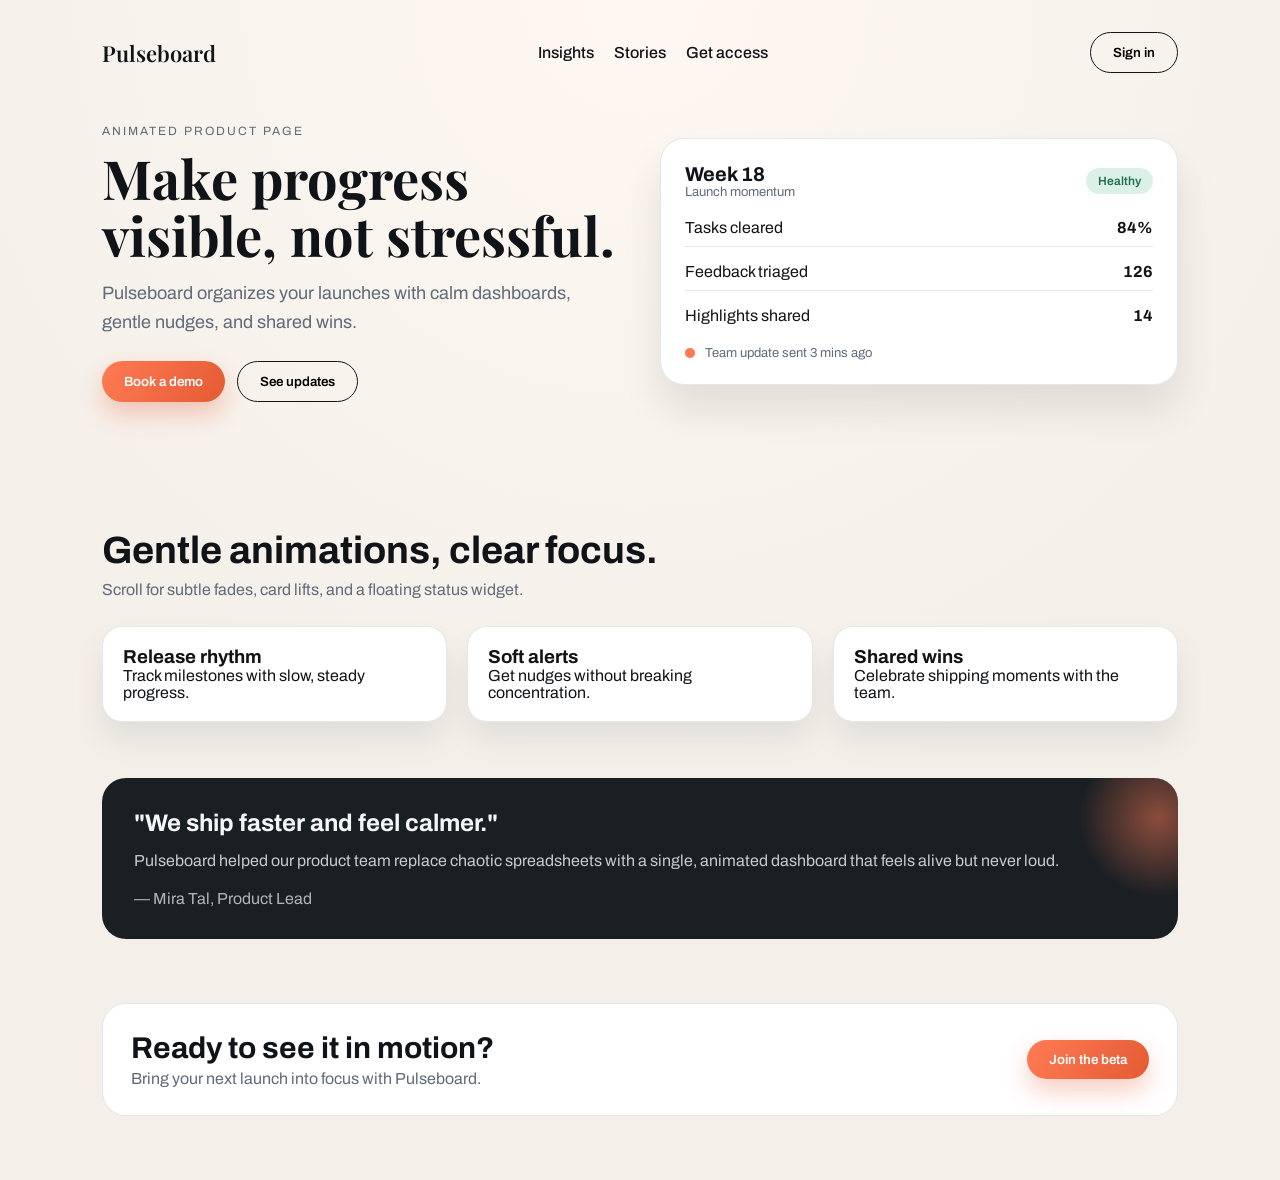
<file: AnimationsWeb/index.html>
<!doctype html>
<html lang="en">
  <head>
    <meta charset="UTF-8" />
    <meta name="viewport" content="width=device-width, initial-scale=1.0" />
    <title>Pulseboard - Animated UI</title>
    <link rel="preconnect" href="https://fonts.googleapis.com" />
    <link rel="preconnect" href="https://fonts.gstatic.com" crossorigin />
    <link
      href="https://fonts.googleapis.com/css2?family=Archivo:wght@400;500;600;700&family=Playfair+Display:wght@600&display=swap"
      rel="stylesheet"
    />
    <link rel="stylesheet" href="index.css" />
  </head>
  <body>
    <div class="page">
      <header class="hero">
        <nav class="nav">
          <div class="brand">Pulseboard</div>
          <div class="nav-links">
            <a href="#insights">Insights</a>
            <a href="#stories">Stories</a>
            <a href="#cta">Get access</a>
          </div>
          <button class="ghost" type="button">Sign in</button>
        </nav>

        <div class="hero-grid">
          <div class="hero-text">
            <span class="eyebrow">Animated product page</span>
            <h1>Make progress visible, not stressful.</h1>
            <p>
              Pulseboard organizes your launches with calm dashboards, gentle
              nudges, and shared wins.
            </p>
            <div class="hero-actions">
              <button class="primary" type="button">Book a demo</button>
              <button class="ghost" type="button">See updates</button>
            </div>
          </div>

          <div class="hero-panel">
            <div class="panel-header">
              <div>
                <h3>Week 18</h3>
                <p>Launch momentum</p>
              </div>
              <span class="status">Healthy</span>
            </div>
            <div class="panel-body">
              <div class="metric">
                <span>Tasks cleared</span>
                <strong>84%</strong>
              </div>
              <div class="metric">
                <span>Feedback triaged</span>
                <strong>126</strong>
              </div>
              <div class="metric">
                <span>Highlights shared</span>
                <strong>14</strong>
              </div>
            </div>
            <div class="panel-footer">
              <span class="pulse"></span>
              <span>Team update sent 3 mins ago</span>
            </div>
          </div>
        </div>
      </header>

      <section class="insights" id="insights">
        <div class="section-title">
          <h2>Gentle animations, clear focus.</h2>
          <p>
            Scroll for subtle fades, card lifts, and a floating status widget.
          </p>
        </div>
        <div class="card-grid">
          <article class="card">
            <h3>Release rhythm</h3>
            <p>Track milestones with slow, steady progress.</p>
          </article>
          <article class="card">
            <h3>Soft alerts</h3>
            <p>Get nudges without breaking concentration.</p>
          </article>
          <article class="card">
            <h3>Shared wins</h3>
            <p>Celebrate shipping moments with the team.</p>
          </article>
        </div>
      </section>

      <section class="stories" id="stories">
        <div class="story">
          <h3>"We ship faster and feel calmer."</h3>
          <p>
            Pulseboard helped our product team replace chaotic spreadsheets with
            a single, animated dashboard that feels alive but never loud.
          </p>
          <span>— Mira Tal, Product Lead</span>
        </div>
      </section>

      <footer class="cta" id="cta">
        <div>
          <h2>Ready to see it in motion?</h2>
          <p>Bring your next launch into focus with Pulseboard.</p>
        </div>
        <button class="primary" type="button">Join the beta</button>
      </footer>
    </div>
  </body>
</html>
</file>
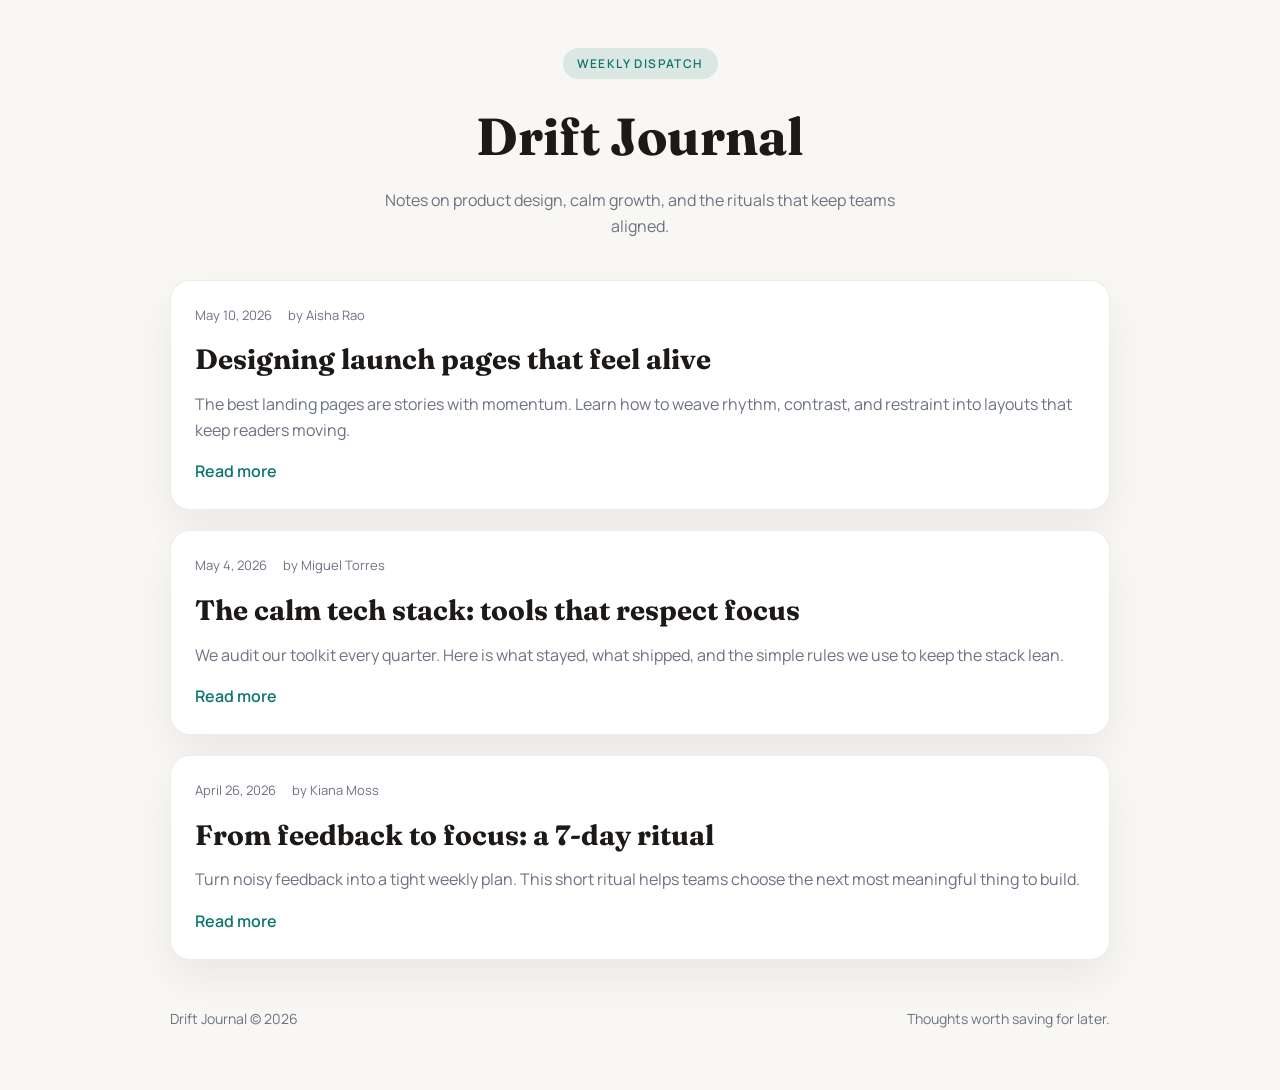
<file: BlogPage/index.html>
<!doctype html>
<html lang="en">
  <head>
    <meta charset="UTF-8" />
    <meta name="viewport" content="width=device-width, initial-scale=1.0" />
    <title>Drift Journal</title>
    <link rel="preconnect" href="https://fonts.googleapis.com" />
    <link rel="preconnect" href="https://fonts.gstatic.com" crossorigin />
    <link
      href="https://fonts.googleapis.com/css2?family=Fraunces:wght@600;700&family=Manrope:wght@400;500;600&display=swap"
      rel="stylesheet"
    />
    <link rel="stylesheet" href="index.css" />
  </head>
  <body>
    <div class="page">
      <header class="hero">
        <span class="pill">Weekly dispatch</span>
        <h1>Drift Journal</h1>
        <p>
          Notes on product design, calm growth, and the rituals that keep teams
          aligned.
        </p>
      </header>

      <main class="posts">
        <article class="post">
          <div class="post-meta">
            <span>May 10, 2026</span>
            <span>by Aisha Rao</span>
          </div>
          <h2>Designing launch pages that feel alive</h2>
          <p>
            The best landing pages are stories with momentum. Learn how to weave
            rhythm, contrast, and restraint into layouts that keep readers
            moving.
          </p>
          <a href="#">Read more</a>
        </article>

        <article class="post">
          <div class="post-meta">
            <span>May 4, 2026</span>
            <span>by Miguel Torres</span>
          </div>
          <h2>The calm tech stack: tools that respect focus</h2>
          <p>
            We audit our toolkit every quarter. Here is what stayed, what
            shipped, and the simple rules we use to keep the stack lean.
          </p>
          <a href="#">Read more</a>
        </article>

        <article class="post">
          <div class="post-meta">
            <span>April 26, 2026</span>
            <span>by Kiana Moss</span>
          </div>
          <h2>From feedback to focus: a 7-day ritual</h2>
          <p>
            Turn noisy feedback into a tight weekly plan. This short ritual
            helps teams choose the next most meaningful thing to build.
          </p>
          <a href="#">Read more</a>
        </article>
      </main>

      <footer class="footer">
        <span>Drift Journal © 2026</span>
        <span>Thoughts worth saving for later.</span>
      </footer>
    </div>
  </body>
</html>
</file>
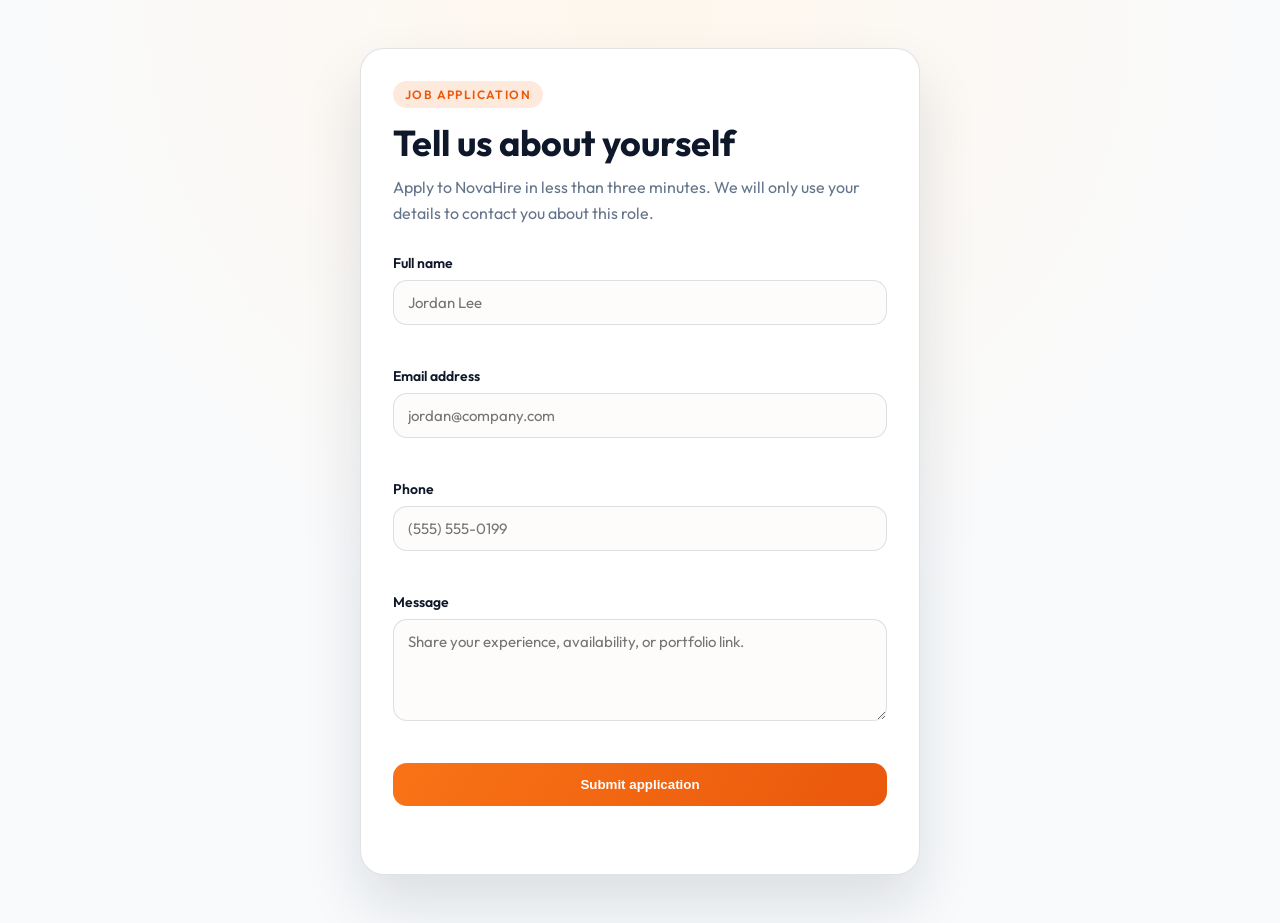
<file: FormValidation/index.html>
<!doctype html>
<html lang="en">
  <head>
    <meta charset="UTF-8" />
    <meta name="viewport" content="width=device-width, initial-scale=1.0" />
    <title>NovaHire - Job Application</title>
    <link rel="preconnect" href="https://fonts.googleapis.com" />
    <link rel="preconnect" href="https://fonts.gstatic.com" crossorigin />
    <link
      href="https://fonts.googleapis.com/css2?family=Outfit:wght@300;400;500;600;700&display=swap"
      rel="stylesheet"
    />
    <link rel="stylesheet" href="index.css" />
  </head>
  <body>
    <main class="page">
      <section class="card">
        <div class="intro">
          <span class="pill">Job application</span>
          <h1>Tell us about yourself</h1>
          <p>
            Apply to NovaHire in less than three minutes. We will only use your
            details to contact you about this role.
          </p>
        </div>

        <form id="applicationForm" novalidate>
          <div class="field">
            <label for="name">Full name</label>
            <input
              type="text"
              id="name"
              name="name"
              placeholder="Jordan Lee"
              autocomplete="name"
              required
            />
            <small class="error" id="nameError"></small>
          </div>

          <div class="field">
            <label for="email">Email address</label>
            <input
              type="email"
              id="email"
              name="email"
              placeholder="jordan@company.com"
              autocomplete="email"
              required
            />
            <small class="error" id="emailError"></small>
          </div>

          <div class="field">
            <label for="phone">Phone</label>
            <input
              type="tel"
              id="phone"
              name="phone"
              placeholder="(555) 555-0199"
              autocomplete="tel"
              required
            />
            <small class="error" id="phoneError"></small>
          </div>

          <div class="field">
            <label for="message">Message</label>
            <textarea
              id="message"
              name="message"
              rows="4"
              placeholder="Share your experience, availability, or portfolio link."
              required
            ></textarea>
            <small class="error" id="messageError"></small>
          </div>

          <button class="primary" type="submit">Submit application</button>
          <p class="success" id="successMessage"></p>
        </form>
      </section>
    </main>

    <script>
      const form = document.getElementById("applicationForm");
      const fields = {
        name: {
          input: document.getElementById("name"),
          error: document.getElementById("nameError"),
          validator: (value) => value.trim().length >= 2,
          message: "Please enter your full name.",
        },
        email: {
          input: document.getElementById("email"),
          error: document.getElementById("emailError"),
          validator: (value) => /^[^\s@]+@[^\s@]+\.[^\s@]+$/.test(value.trim()),
          message: "Enter a valid email address.",
        },
        phone: {
          input: document.getElementById("phone"),
          error: document.getElementById("phoneError"),
          validator: (value) => /^\+?[\d\s().-]{7,}$/.test(value.trim()),
          message: "Enter a valid phone number.",
        },
        message: {
          input: document.getElementById("message"),
          error: document.getElementById("messageError"),
          validator: (value) => value.trim().length >= 10,
          message: "Message should be at least 10 characters.",
        },
      };

      const successMessage = document.getElementById("successMessage");

      const validateField = (field) => {
        const value = field.input.value;
        const isValid = field.validator(value);

        field.error.textContent = isValid ? "" : field.message;
        field.input.classList.toggle("invalid", !isValid);
        return isValid;
      };

      Object.values(fields).forEach((field) => {
        field.input.addEventListener("input", () => validateField(field));
      });

      form.addEventListener("submit", (event) => {
        event.preventDefault();
        const results = Object.values(fields).map((field) =>
          validateField(field),
        );
        const allValid = results.every(Boolean);

        if (allValid) {
          successMessage.textContent =
            "Thanks! Your application has been received.";
          form.reset();
          Object.values(fields).forEach((field) => {
            field.input.classList.remove("invalid");
            field.error.textContent = "";
          });
        } else {
          successMessage.textContent = "";
        }
      });
    </script>
  </body>
</html>
</file>
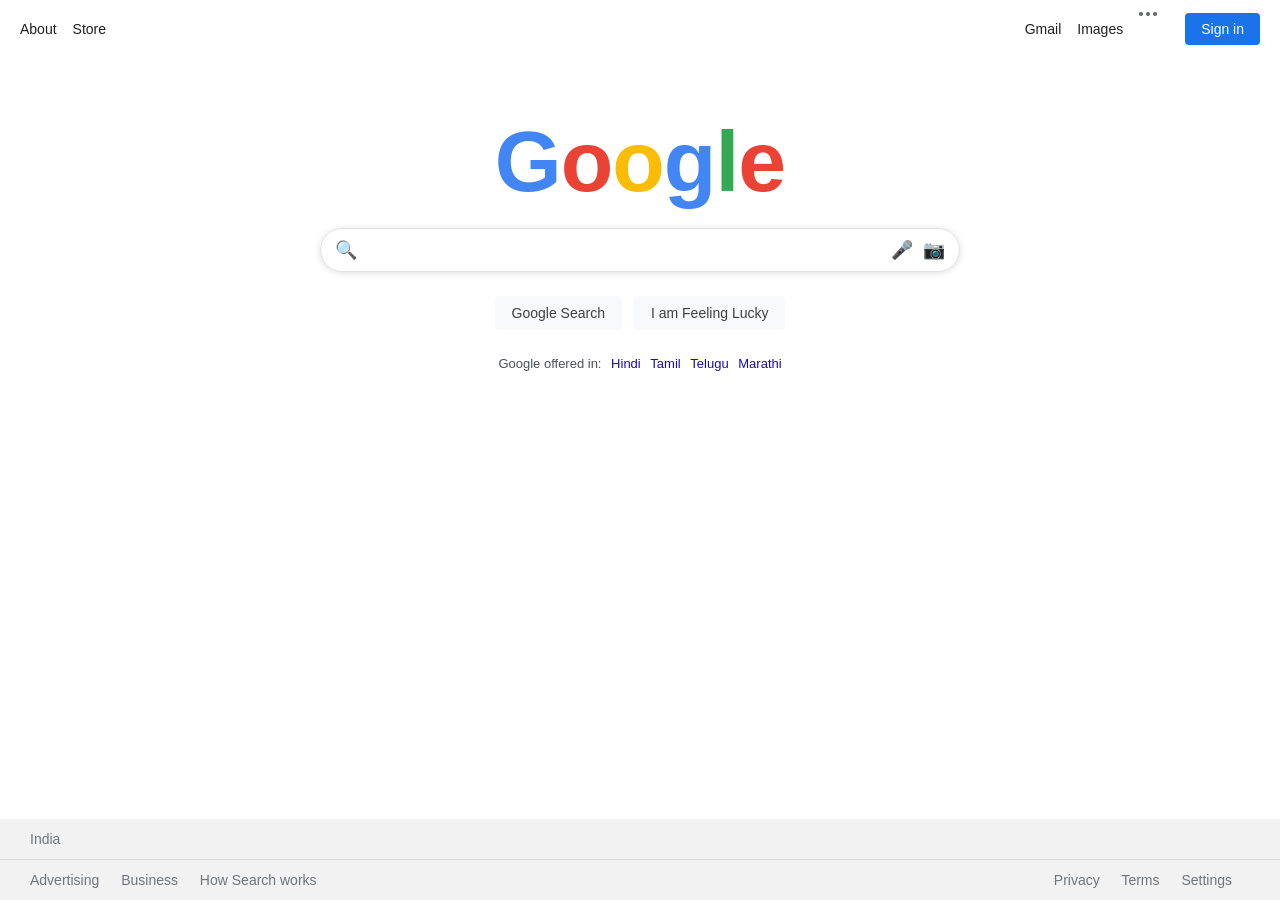
<file: GoogleHomepage/index.html>
<!doctype html>
<html lang="en">
  <head>
    <meta charset="UTF-8" />
    <meta name="viewport" content="width=device-width, initial-scale=1.0" />
    <title>Google</title>
    <link rel="stylesheet" href="index.css" />
  </head>
  <body>
    <div class="page">
      <header class="topbar">
        <div class="topbar-left">
          <a href="#">About</a>
          <a href="#">Store</a>
        </div>
        <div class="topbar-right">
          <a href="#">Gmail</a>
          <a href="#">Images</a>
          <button class="apps" aria-label="Google apps" type="button">
            <span></span>
            <span></span>
            <span></span>
          </button>
          <button class="signin" type="button">Sign in</button>
        </div>
      </header>

      <main class="main">
        <div class="logo" aria-label="Google logo">
          <span class="g">G</span><span class="o1">o</span
          ><span class="o2">o</span><span class="g2">g</span
          ><span class="l">l</span><span class="e">e</span>
        </div>

        <form class="search" role="search" aria-label="Google search">
          <span class="icon" aria-hidden="true">&#128269;</span>
          <input
            type="text"
            aria-label="Search"
            autocomplete="off"
            spellcheck="false"
          />
          <span class="mic" aria-hidden="true">&#127908;</span>
          <span class="cam" aria-hidden="true">&#128247;</span>
        </form>

        <div class="actions">
          <button type="button">Google Search</button>
          <button type="button">I am Feeling Lucky</button>
        </div>

        <p class="language">
          Google offered in: <a href="#">Hindi</a> <a href="#">Tamil</a>
          <a href="#">Telugu</a> <a href="#">Marathi</a>
        </p>
      </main>

      <footer class="footer">
        <div class="footer-region">India</div>
        <div class="footer-links">
          <div>
            <a href="#">Advertising</a>
            <a href="#">Business</a>
            <a href="#">How Search works</a>
          </div>
          <div>
            <a href="#">Privacy</a>
            <a href="#">Terms</a>
            <a href="#">Settings</a>
          </div>
        </div>
      </footer>
    </div>
  </body>
</html>
</file>
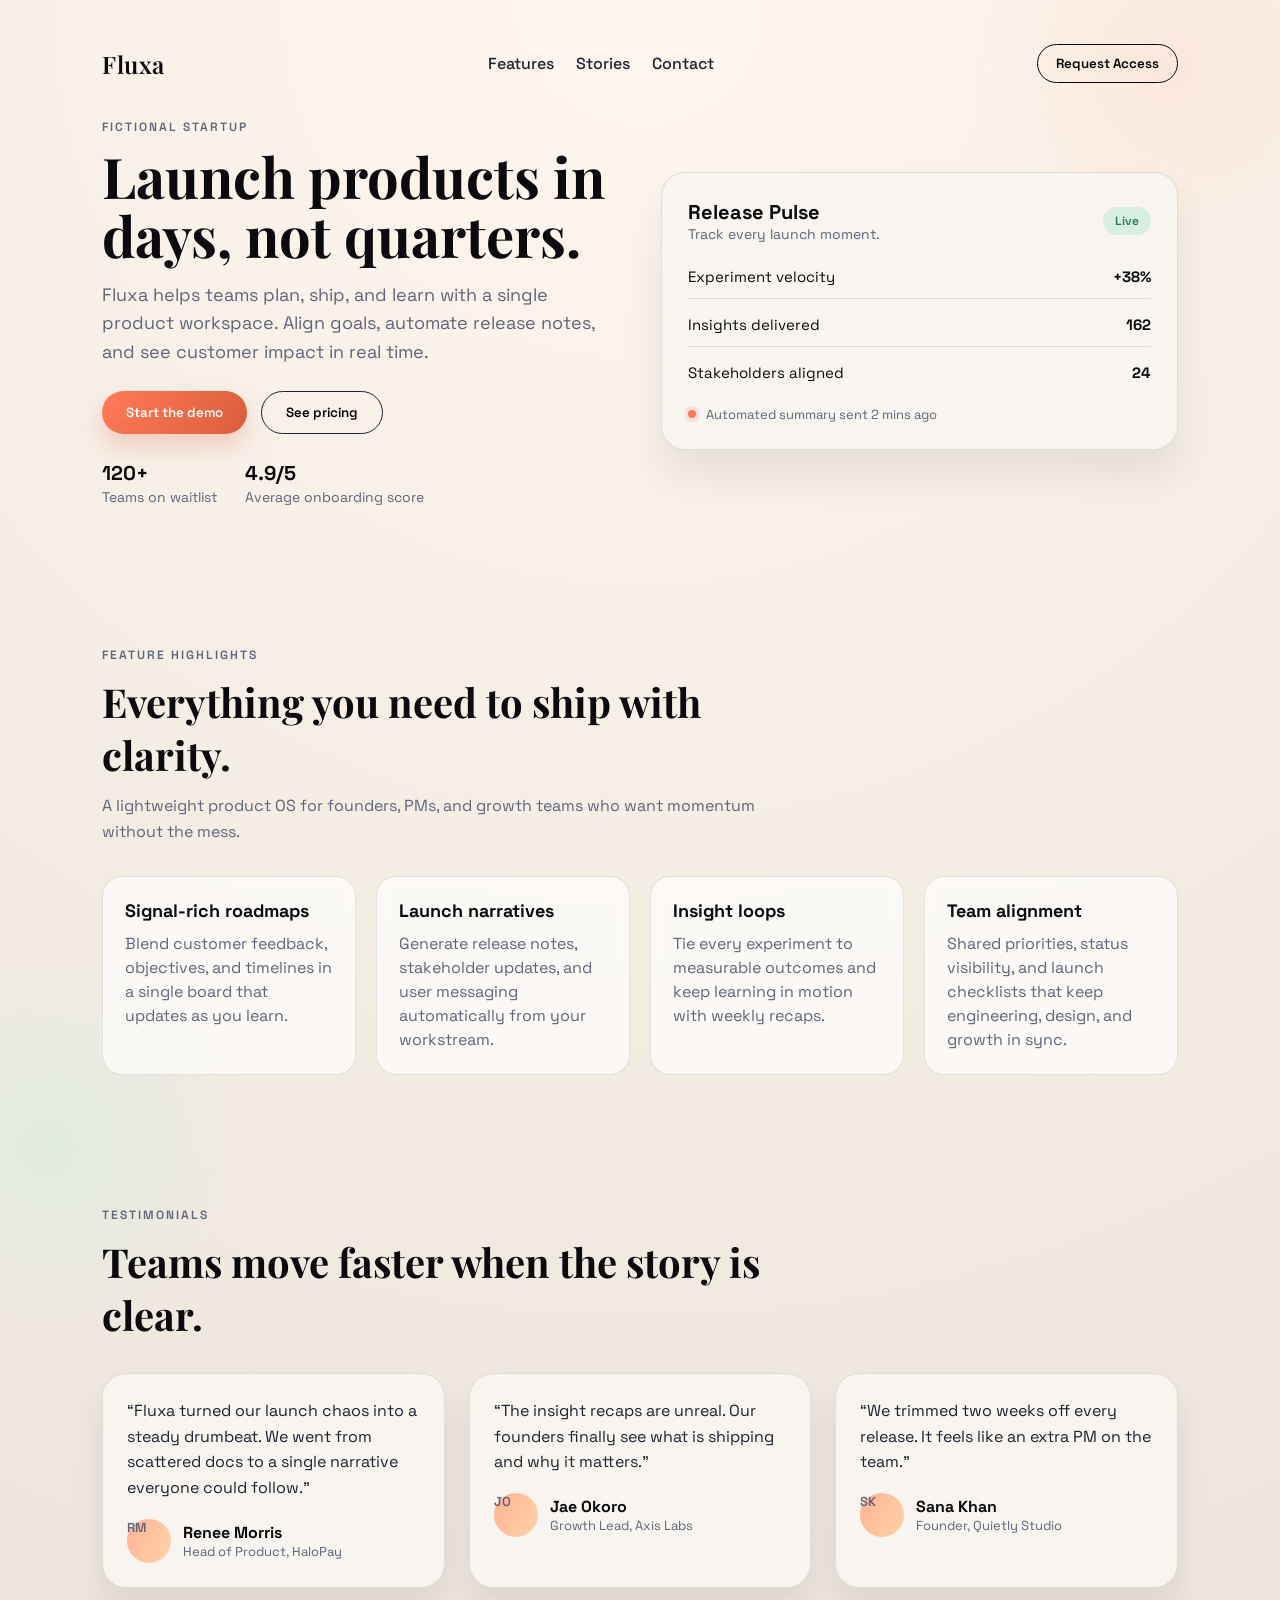
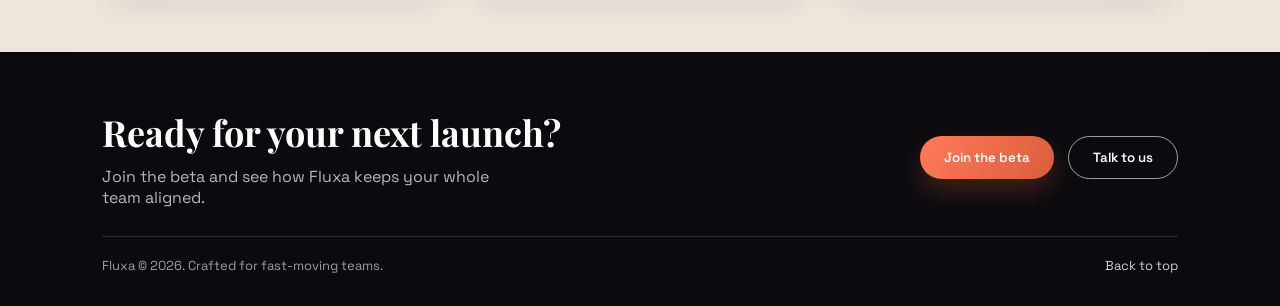
<file: LandingPage/index.html>
<!doctype html>
<html lang="en">
  <head>
    <meta charset="UTF-8" />
    <meta name="viewport" content="width=device-width, initial-scale=1.0" />
    <title>Fluxa — Launch Smarter</title>
    <link rel="preconnect" href="https://fonts.googleapis.com" />
    <link rel="preconnect" href="https://fonts.gstatic.com" crossorigin />
    <link
      href="https://fonts.googleapis.com/css2?family=Playfair+Display:wght@500;600&family=Space+Grotesk:wght@400;500;600;700&display=swap"
      rel="stylesheet"
    />
    <link rel="stylesheet" href="index.css" />
  </head>
  <body>
    <div class="page">
      <header class="hero" id="top">
        <nav class="nav">
          <div class="brand">Fluxa</div>
          <div class="nav-links">
            <a href="#features">Features</a>
            <a href="#testimonials">Stories</a>
            <a href="#footer">Contact</a>
          </div>
          <button class="nav-cta" type="button">Request Access</button>
        </nav>

        <div class="hero-content">
          <div class="hero-text">
            <span class="eyebrow">Fictional startup</span>
            <h1>Launch products in days, not quarters.</h1>
            <p>
              Fluxa helps teams plan, ship, and learn with a single product
              workspace. Align goals, automate release notes, and see customer
              impact in real time.
            </p>
            <div class="hero-actions">
              <button class="primary" type="button">Start the demo</button>
              <button class="ghost" type="button">See pricing</button>
            </div>
            <div class="hero-metrics">
              <div>
                <strong>120+</strong>
                <span>Teams on waitlist</span>
              </div>
              <div>
                <strong>4.9/5</strong>
                <span>Average onboarding score</span>
              </div>
            </div>
          </div>

          <div class="hero-card">
            <div class="card-header">
              <div>
                <h3>Release Pulse</h3>
                <p>Track every launch moment.</p>
              </div>
              <span class="status">Live</span>
            </div>
            <div class="card-body">
              <div class="stat">
                <span>Experiment velocity</span>
                <strong>+38%</strong>
              </div>
              <div class="stat">
                <span>Insights delivered</span>
                <strong>162</strong>
              </div>
              <div class="stat">
                <span>Stakeholders aligned</span>
                <strong>24</strong>
              </div>
            </div>
            <div class="card-footer">
              <div class="dot"></div>
              <span>Automated summary sent 2 mins ago</span>
            </div>
          </div>
        </div>
      </header>

      <section class="features" id="features">
        <div class="section-title">
          <span class="eyebrow">Feature highlights</span>
          <h2>Everything you need to ship with clarity.</h2>
          <p>
            A lightweight product OS for founders, PMs, and growth teams who
            want momentum without the mess.
          </p>
        </div>
        <div class="feature-grid">
          <article class="feature-card">
            <h3>Signal-rich roadmaps</h3>
            <p>
              Blend customer feedback, objectives, and timelines in a single
              board that updates as you learn.
            </p>
          </article>
          <article class="feature-card">
            <h3>Launch narratives</h3>
            <p>
              Generate release notes, stakeholder updates, and user messaging
              automatically from your workstream.
            </p>
          </article>
          <article class="feature-card">
            <h3>Insight loops</h3>
            <p>
              Tie every experiment to measurable outcomes and keep learning in
              motion with weekly recaps.
            </p>
          </article>
          <article class="feature-card">
            <h3>Team alignment</h3>
            <p>
              Shared priorities, status visibility, and launch checklists that
              keep engineering, design, and growth in sync.
            </p>
          </article>
        </div>
      </section>

      <section class="testimonials" id="testimonials">
        <div class="section-title">
          <span class="eyebrow">Testimonials</span>
          <h2>Teams move faster when the story is clear.</h2>
        </div>
        <div class="testimonial-grid">
          <article class="testimonial">
            <p>
              “Fluxa turned our launch chaos into a steady drumbeat. We went
              from scattered docs to a single narrative everyone could follow.”
            </p>
            <div class="person">
              <span class="avatar">RM</span>
              <div>
                <strong>Renee Morris</strong>
                <span>Head of Product, HaloPay</span>
              </div>
            </div>
          </article>
          <article class="testimonial">
            <p>
              “The insight recaps are unreal. Our founders finally see what is
              shipping and why it matters.”
            </p>
            <div class="person">
              <span class="avatar">JO</span>
              <div>
                <strong>Jae Okoro</strong>
                <span>Growth Lead, Axis Labs</span>
              </div>
            </div>
          </article>
          <article class="testimonial">
            <p>
              “We trimmed two weeks off every release. It feels like an extra PM
              on the team.”
            </p>
            <div class="person">
              <span class="avatar">SK</span>
              <div>
                <strong>Sana Khan</strong>
                <span>Founder, Quietly Studio</span>
              </div>
            </div>
          </article>
        </div>
      </section>

      <footer class="footer" id="footer">
        <div class="footer-inner">
          <div>
            <h2>Ready for your next launch?</h2>
            <p>
              Join the beta and see how Fluxa keeps your whole team aligned.
            </p>
          </div>
          <div class="footer-actions">
            <button class="primary" type="button">Join the beta</button>
            <button class="ghost" type="button">Talk to us</button>
          </div>
        </div>
        <div class="footer-bottom">
          <span>Fluxa © 2026. Crafted for fast-moving teams.</span>
          <a href="#top">Back to top</a>
        </div>
      </footer>
    </div>
  </body>
</html>
</file>
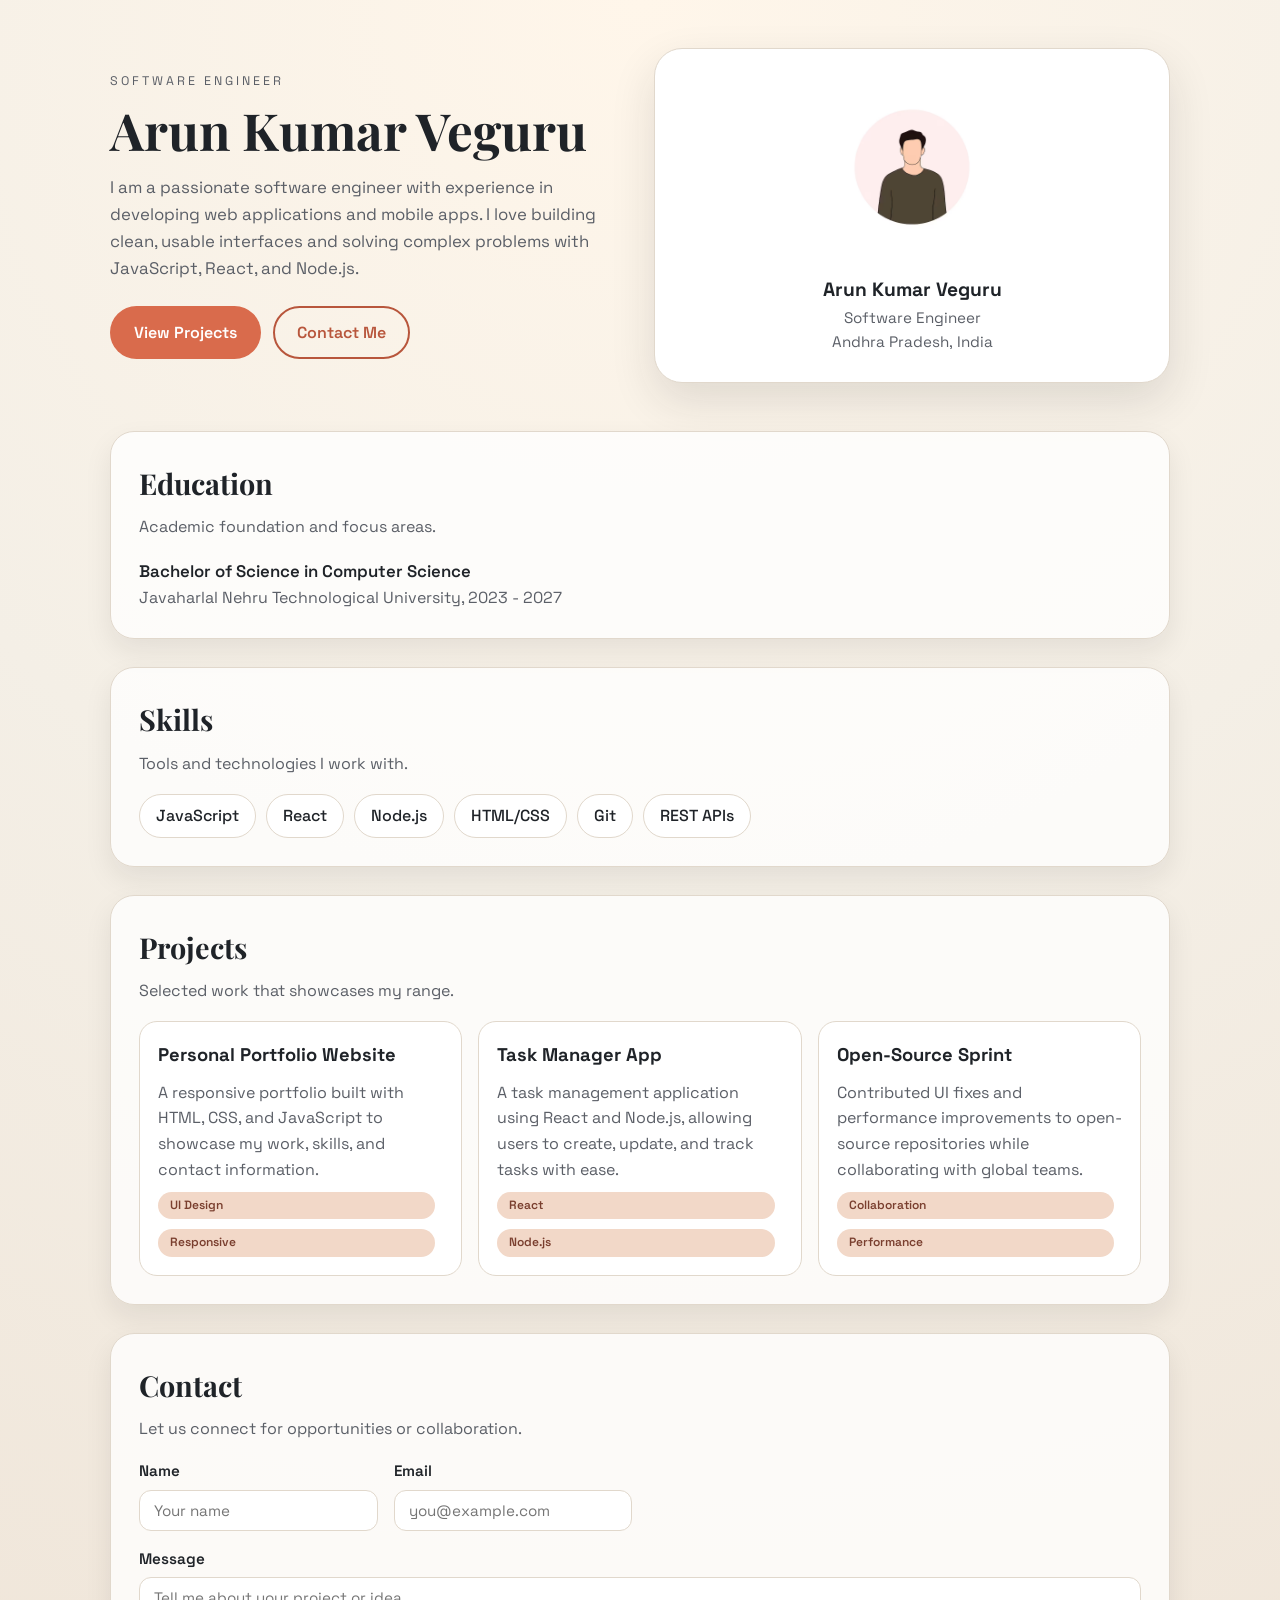
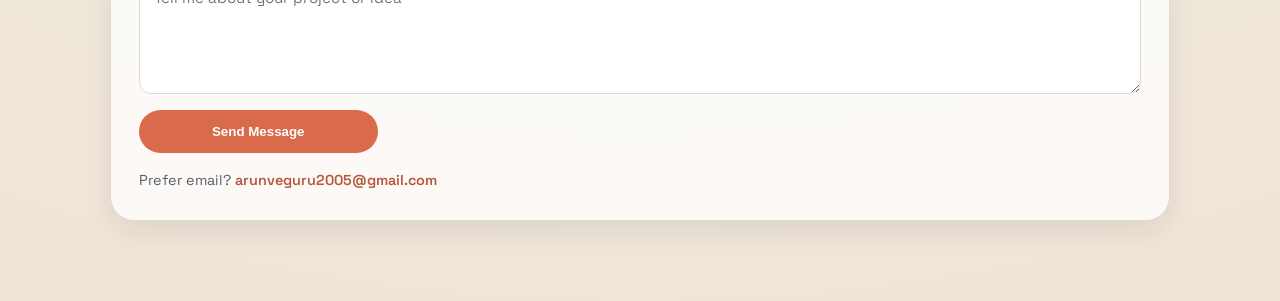
<file: PortfolioWebsite/index.html>
<!doctype html>
<html lang="en">
  <head>
    <meta charset="UTF-8" />
    <meta name="viewport" content="width=device-width, initial-scale=1.0" />
    <title>Arun Kumar Veguru | Portfolio</title>
    <link
      href="https://fonts.googleapis.com/css2?family=Space+Grotesk:wght@400;500;600;700&family=Playfair+Display:wght@600;700&display=swap"
      rel="stylesheet"
    />
    <link rel="stylesheet" href="index.css" />
  </head>
  <body>
    <div class="page">
      <header class="hero">
        <div class="hero-text">
          <p class="eyebrow">Software Engineer</p>
          <h1>Arun Kumar Veguru</h1>
          <p class="bio">
            I am a passionate software engineer with experience in developing
            web applications and mobile apps. I love building clean, usable
            interfaces and solving complex problems with JavaScript, React, and
            Node.js.
          </p>
          <div class="hero-actions">
            <a class="button" href="#projects">View Projects</a>
            <a class="button ghost" href="#contact">Contact Me</a>
          </div>
        </div>
        <div class="hero-card">
          <img src="profile.avif" alt="Profile Picture" class="profile-pic" />
          <p class="card-name">Arun Kumar Veguru</p>
          <p class="card-role">Software Engineer</p>
          <p class="card-location">Andhra Pradesh, India</p>
        </div>
      </header>

      <main class="content">
        <section class="panel" id="education">
          <h2>Education</h2>
          <p class="subhead">Academic foundation and focus areas.</p>
          <div class="item">
            <p class="item-title">Bachelor of Science in Computer Science</p>
            <p class="item-meta">
              Javaharlal Nehru Technological University, 2023 - 2027
            </p>
          </div>
        </section>

        <section class="panel" id="skills">
          <h2>Skills</h2>
          <p class="subhead">Tools and technologies I work with.</p>
          <ul class="pill-list">
            <li>JavaScript</li>
            <li>React</li>
            <li>Node.js</li>
            <li>HTML/CSS</li>
            <li>Git</li>
            <li>REST APIs</li>
          </ul>
        </section>

        <section class="panel" id="projects">
          <h2>Projects</h2>
          <p class="subhead">Selected work that showcases my range.</p>
          <div class="project-grid">
            <article class="project-card">
              <h3>Personal Portfolio Website</h3>
              <p>
                A responsive portfolio built with HTML, CSS, and JavaScript to
                showcase my work, skills, and contact information.
              </p>
              <span class="tag">UI Design</span>
              <span class="tag">Responsive</span>
            </article>
            <article class="project-card">
              <h3>Task Manager App</h3>
              <p>
                A task management application using React and Node.js, allowing
                users to create, update, and track tasks with ease.
              </p>
              <span class="tag">React</span>
              <span class="tag">Node.js</span>
            </article>
            <article class="project-card">
              <h3>Open-Source Sprint</h3>
              <p>
                Contributed UI fixes and performance improvements to open-source
                repositories while collaborating with global teams.
              </p>
              <span class="tag">Collaboration</span>
              <span class="tag">Performance</span>
            </article>
          </div>
        </section>

        <section class="panel" id="contact">
          <h2>Contact</h2>
          <p class="subhead">
            Let us connect for opportunities or collaboration.
          </p>
          <form class="contact-form" action="#" method="post">
            <div class="field">
              <label for="name">Name</label>
              <input
                id="name"
                name="name"
                type="text"
                placeholder="Your name"
              />
            </div>
            <div class="field">
              <label for="email">Email</label>
              <input
                id="email"
                name="email"
                type="email"
                placeholder="you@example.com"
              />
            </div>
            <div class="field full">
              <label for="message">Message</label>
              <textarea
                id="message"
                name="message"
                rows="5"
                placeholder="Tell me about your project or idea"
              ></textarea>
            </div>
            <button class="button" type="submit">Send Message</button>
            <p class="contact-note">
              Prefer email?
              <a href="mailto:arunveguru2005@gmail.com"
                >arunveguru2005@gmail.com</a
              >
            </p>
          </form>
        </section>
      </main>
    </div>
  </body>
</html>
</file>
<file: AnimationsWeb/index.css>
* {
	box-sizing: border-box;
	margin: 0;
	padding: 0;
}

:root {
	--ink: #101418;
	--muted: #5f6b7a;
	--bg: #f4efe9;
	--card: #ffffff;
	--accent: #ff7b54;
	--accent-dark: #e45a33;
	--line: rgba(16, 20, 24, 0.1);
}

body {
	font-family: "Archivo", sans-serif;
	color: var(--ink);
	background: radial-gradient(circle at top, #fff8f2, #f4efe9 60%);
	min-height: 100vh;
}

.page {
	overflow: hidden;
}

.hero {
	padding: 32px 8vw 72px;
}

.nav {
	display: flex;
	justify-content: space-between;
	align-items: center;
	gap: 16px;
	margin-bottom: 48px;
}

.brand {
	font-family: "Playfair Display", serif;
	font-size: 22px;
	font-weight: 600;
}

.nav-links {
	display: flex;
	gap: 20px;
	flex-wrap: wrap;
}

.nav a {
	color: var(--ink);
	text-decoration: none;
	font-weight: 500;
	position: relative;
}

.nav a::after {
	content: "";
	position: absolute;
	left: 0;
	bottom: -6px;
	width: 100%;
	height: 2px;
	background: var(--accent);
	transform: scaleX(0);
	transform-origin: left;
	transition: transform 0.25s ease;
}

.nav a:hover::after {
	transform: scaleX(1);
}

.hero-grid {
	display: grid;
	grid-template-columns: repeat(auto-fit, minmax(280px, 1fr));
	gap: 40px;
	align-items: center;
	animation: fade-up 0.9s ease both;
}

.hero-text h1 {
	font-family: "Playfair Display", serif;
	font-size: clamp(34px, 5vw, 54px);
	line-height: 1.05;
	margin-bottom: 16px;
}

.hero-text p {
	color: var(--muted);
	font-size: 18px;
	line-height: 1.6;
	margin-bottom: 24px;
}

.eyebrow {
	display: inline-block;
	text-transform: uppercase;
	font-size: 12px;
	letter-spacing: 2px;
	color: var(--muted);
	margin-bottom: 12px;
}

.hero-actions {
	display: flex;
	gap: 12px;
	flex-wrap: wrap;
}

button {
	font-family: inherit;
	cursor: pointer;
	border-radius: 999px;
	padding: 12px 22px;
	font-weight: 600;
	transition: transform 0.2s ease, box-shadow 0.2s ease;
}

.primary {
	background: linear-gradient(120deg, var(--accent), var(--accent-dark));
	color: white;
	border: none;
	box-shadow: 0 12px 24px rgba(228, 90, 51, 0.3);
}

.primary:hover {
	transform: translateY(-2px);
	box-shadow: 0 16px 30px rgba(228, 90, 51, 0.35);
}

.ghost {
	background: transparent;
	border: 1px solid var(--ink);
}

.hero-panel {
	background: var(--card);
	border-radius: 24px;
	padding: 24px;
	border: 1px solid var(--line);
	box-shadow: 0 24px 40px rgba(16, 20, 24, 0.1);
	animation: float 6s ease-in-out infinite;
}

.panel-header {
	display: flex;
	justify-content: space-between;
	align-items: center;
	gap: 12px;
	margin-bottom: 20px;
}

.panel-header h3 {
	font-size: 20px;
}

.panel-header p {
	color: var(--muted);
	font-size: 13px;
}

.status {
	font-size: 12px;
	background: rgba(56, 178, 128, 0.18);
	color: #1f6f4e;
	padding: 6px 12px;
	border-radius: 999px;
	font-weight: 600;
}

.panel-body {
	display: grid;
	gap: 16px;
}

.metric {
	display: flex;
	justify-content: space-between;
	align-items: center;
	border-bottom: 1px solid var(--line);
	padding-bottom: 10px;
}

.metric:last-child {
	border-bottom: none;
	padding-bottom: 0;
}

.panel-footer {
	display: flex;
	align-items: center;
	gap: 10px;
	font-size: 13px;
	color: var(--muted);
	margin-top: 22px;
}

.pulse {
	width: 10px;
	height: 10px;
	background: var(--accent);
	border-radius: 50%;
	position: relative;
}

.pulse::after {
	content: "";
	position: absolute;
	inset: 0;
	border-radius: 50%;
	background: rgba(255, 123, 84, 0.4);
	animation: pulse 2s ease-out infinite;
}

.insights {
	padding: 56px 8vw;
}

.section-title {
	max-width: 620px;
	margin-bottom: 28px;
	animation: fade-up 0.9s ease 0.2s both;
}

.section-title h2 {
	font-size: clamp(26px, 4vw, 38px);
	margin-bottom: 10px;
}

.section-title p {
	color: var(--muted);
}

.card-grid {
	display: grid;
	grid-template-columns: repeat(auto-fit, minmax(220px, 1fr));
	gap: 20px;
}

.card {
	background: var(--card);
	border: 1px solid var(--line);
	border-radius: 20px;
	padding: 20px;
	box-shadow: 0 18px 30px rgba(16, 20, 24, 0.08);
	transition: transform 0.25s ease, box-shadow 0.25s ease;
	animation: fade-up 0.9s ease both;
}

.card:nth-child(2) {
	animation-delay: 0.15s;
}

.card:nth-child(3) {
	animation-delay: 0.3s;
}

.card:hover {
	transform: translateY(-6px);
	box-shadow: 0 24px 36px rgba(16, 20, 24, 0.12);
}

.stories {
	padding: 0 8vw 64px;
}

.story {
	background: #1a1f24;
	color: #f5f6f8;
	border-radius: 24px;
	padding: 32px;
	position: relative;
	overflow: hidden;
	animation: slide-in 1s ease both;
}

.story::after {
	content: "";
	position: absolute;
	top: -40px;
	right: -60px;
	width: 160px;
	height: 160px;
	background: radial-gradient(circle, rgba(255, 123, 84, 0.5), transparent 70%);
	animation: drift 8s ease-in-out infinite;
}

.story h3 {
	font-size: 24px;
	margin-bottom: 12px;
}

.story p {
	color: rgba(245, 246, 248, 0.8);
	line-height: 1.6;
	margin-bottom: 16px;
}

.story span {
	color: rgba(245, 246, 248, 0.7);
}

.cta {
	margin: 0 8vw 64px;
	background: var(--card);
	border-radius: 24px;
	padding: 28px;
	border: 1px solid var(--line);
	display: flex;
	align-items: center;
	justify-content: space-between;
	gap: 16px;
	animation: fade-up 0.9s ease 0.2s both;
}

.cta h2 {
	font-size: clamp(22px, 4vw, 30px);
	margin-bottom: 6px;
}

.cta p {
	color: var(--muted);
}

@keyframes fade-up {
	from {
		opacity: 0;
		transform: translateY(20px);
	}
	to {
		opacity: 1;
		transform: translateY(0);
	}
}

@keyframes slide-in {
	from {
		opacity: 0;
		transform: translateX(-30px);
	}
	to {
		opacity: 1;
		transform: translateX(0);
	}
}

@keyframes float {
	0%,
	100% {
		transform: translateY(0);
	}
	50% {
		transform: translateY(-10px);
	}
}

@keyframes pulse {
	0% {
		transform: scale(1);
		opacity: 0.7;
	}
	100% {
		transform: scale(2.2);
		opacity: 0;
	}
}

@keyframes drift {
	0%,
	100% {
		transform: translate(0, 0);
	}
	50% {
		transform: translate(-20px, 10px);
	}
}

@media (max-width: 900px) {
	.nav {
		flex-direction: column;
		align-items: flex-start;
	}

	.hero-panel {
		animation: none;
	}

	.cta {
		flex-direction: column;
		align-items: flex-start;
	}
}

@media (max-width: 600px) {
	.hero {
		padding: 28px 6vw 56px;
	}

	.hero-actions {
		flex-direction: column;
		width: 100%;
	}

	.hero-actions button {
		width: 100%;
	}
}

@media (prefers-reduced-motion: reduce) {
	*,
	*::before,
	*::after {
		animation-duration: 0.01ms !important;
		animation-iteration-count: 1 !important;
		transition-duration: 0.01ms !important;
	}
}
</file>
<file: BlogPage/index.css>
* {
	box-sizing: border-box;
	margin: 0;
	padding: 0;
}

:root {
	--ink: #1c1917;
	--muted: #6b7280;
	--accent: #0f766e;
	--accent-soft: rgba(15, 118, 110, 0.12);
	--paper: #f8f7f4;
	--card: #ffffff;
	--line: rgba(28, 25, 23, 0.08);
}

body {
	font-family: "Manrope", sans-serif;
	background: var(--paper);
	color: var(--ink);
	line-height: 1.6;
}

.page {
	max-width: 980px;
	margin: 0 auto;
	padding: 48px 20px 60px;
}

.hero {
	text-align: center;
	margin-bottom: 40px;
}

.pill {
	display: inline-block;
	padding: 6px 14px;
	border-radius: 999px;
	background: var(--accent-soft);
	color: var(--accent);
	font-weight: 600;
	text-transform: uppercase;
	letter-spacing: 1.4px;
	font-size: 12px;
	margin-bottom: 16px;
}

.hero h1 {
	font-family: "Fraunces", serif;
	font-size: clamp(36px, 5vw, 52px);
	margin-bottom: 10px;
}

.hero p {
	color: var(--muted);
	max-width: 560px;
	margin: 0 auto;
}

.posts {
	display: grid;
	gap: 20px;
}

.post {
	background: var(--card);
	border-radius: 20px;
	padding: 24px;
	border: 1px solid var(--line);
	box-shadow: 0 20px 40px rgba(28, 25, 23, 0.06);
	transition: transform 0.2s ease, box-shadow 0.2s ease;
}

.post:hover {
	transform: translateY(-6px);
	box-shadow: 0 25px 50px rgba(28, 25, 23, 0.12);
}

.post-meta {
	display: flex;
	gap: 16px;
	flex-wrap: wrap;
	font-size: 13px;
	color: var(--muted);
	margin-bottom: 12px;
}

.post h2 {
	font-family: "Fraunces", serif;
	font-size: clamp(22px, 3vw, 28px);
	margin-bottom: 10px;
}

.post p {
	color: var(--muted);
	margin-bottom: 16px;
}

.post a {
	color: var(--accent);
	font-weight: 600;
	text-decoration: none;
}

.post a:hover {
	text-decoration: underline;
}

.footer {
	margin-top: 48px;
	display: flex;
	justify-content: space-between;
	flex-wrap: wrap;
	gap: 12px;
	color: var(--muted);
	font-size: 14px;
}

@media (max-width: 600px) {
	.page {
		padding: 36px 16px 48px;
	}

	.footer {
		flex-direction: column;
		text-align: center;
	}
}
</file>
<file: FormValidation/index.css>
* {
	box-sizing: border-box;
	margin: 0;
	padding: 0;
}

:root {
	--ink: #0f172a;
	--muted: #64748b;
	--accent: #f97316;
	--accent-dark: #ea580c;
	--bg: #f8fafc;
	--card: #ffffff;
	--line: rgba(15, 23, 42, 0.12);
	--error: #dc2626;
}

body {
	font-family: "Outfit", sans-serif;
	background: radial-gradient(circle at top, #fff7ed, #f8fafc 60%);
	color: var(--ink);
	min-height: 100vh;
}

.page {
	display: grid;
	place-items: center;
	padding: 48px 20px;
}

.card {
	width: min(560px, 100%);
	background: var(--card);
	border-radius: 24px;
	padding: 32px;
	box-shadow: 0 30px 60px rgba(15, 23, 42, 0.12);
	border: 1px solid var(--line);
}

.intro {
	margin-bottom: 28px;
}

.pill {
	display: inline-block;
	background: rgba(249, 115, 22, 0.15);
	color: var(--accent-dark);
	font-size: 12px;
	text-transform: uppercase;
	letter-spacing: 1.4px;
	padding: 6px 12px;
	border-radius: 999px;
	margin-bottom: 12px;
	font-weight: 600;
}

.intro h1 {
	font-size: clamp(28px, 4vw, 36px);
	margin-bottom: 10px;
}

.intro p {
	color: var(--muted);
	line-height: 1.6;
}

form {
	display: grid;
	gap: 18px;
}

.field {
	display: grid;
	gap: 8px;
}

label {
	font-weight: 600;
	font-size: 14px;
}

input,
textarea {
	border: 1px solid var(--line);
	border-radius: 14px;
	padding: 12px 14px;
	font-size: 15px;
	font-family: inherit;
	background: #fdfcfb;
	transition: border-color 0.2s ease, box-shadow 0.2s ease;
}

input:focus,
textarea:focus {
	outline: none;
	border-color: var(--accent);
	box-shadow: 0 0 0 3px rgba(249, 115, 22, 0.15);
}

input.invalid,
textarea.invalid {
	border-color: var(--error);
	box-shadow: 0 0 0 3px rgba(220, 38, 38, 0.12);
}

.error {
	color: var(--error);
	font-size: 12px;
	min-height: 16px;
}

.primary {
	background: linear-gradient(120deg, var(--accent), var(--accent-dark));
	color: white;
	border: none;
	padding: 14px 18px;
	border-radius: 14px;
	font-weight: 600;
	cursor: pointer;
	transition: transform 0.2s ease, box-shadow 0.2s ease;
}

.primary:hover {
	transform: translateY(-2px);
	box-shadow: 0 12px 24px rgba(249, 115, 22, 0.25);
}

.success {
	font-size: 14px;
	color: #0f766e;
	font-weight: 600;
	min-height: 18px;
}

@media (max-width: 480px) {
	.card {
		padding: 24px;
	}
}
</file>
<file: GoogleHomepage/index.css>
* {
	box-sizing: border-box;
	margin: 0;
	padding: 0;
}

body {
	font-family: Arial, Helvetica, sans-serif;
	color: #202124;
	background: #ffffff;
	min-height: 100vh;
}

.page {
	min-height: 100vh;
	display: flex;
	flex-direction: column;
}

.topbar {
	display: flex;
	justify-content: space-between;
	align-items: center;
	padding: 12px 20px;
	font-size: 14px;
}

.topbar a {
	color: #1f1f1f;
	text-decoration: none;
	margin-right: 16px;
}

.topbar a:hover {
	text-decoration: underline;
}

.topbar-left,
.topbar-right {
	display: flex;
	align-items: center;
}

.apps {
	width: 34px;
	height: 34px;
	display: grid;
	grid-template-columns: repeat(3, 4px);
	grid-template-rows: repeat(3, 4px);
	gap: 3px;
	border: none;
	background: transparent;
	margin-right: 12px;
	cursor: pointer;
}

.apps span {
	width: 4px;
	height: 4px;
	background: #5f6368;
	border-radius: 50%;
	display: block;
}

.signin {
	background: #1a73e8;
	color: #fff;
	border: none;
	padding: 8px 16px;
	border-radius: 4px;
	font-size: 14px;
	cursor: pointer;
}

.main {
	flex: 1;
	display: flex;
	flex-direction: column;
	align-items: center;
	padding: 60px 20px 0;
}

.logo {
	font-size: 86px;
	font-weight: 600;
	letter-spacing: -1px;
	margin-bottom: 24px;
	line-height: 1;
}

.logo span {
	display: inline-block;
}

.g {
	color: #4285f4;
}

.o1 {
	color: #ea4335;
}

.o2 {
	color: #fbbc05;
}

.g2 {
	color: #4285f4;
}

.l {
	color: #34a853;
}

.e {
	color: #ea4335;
}

.search {
	width: min(640px, 100%);
	display: flex;
	align-items: center;
	border: 1px solid #dfe1e5;
	border-radius: 24px;
	padding: 10px 14px;
	gap: 10px;
	box-shadow: 0 1px 6px rgba(32, 33, 36, 0.15);
	margin-bottom: 24px;
}

.search input {
	flex: 1;
	border: none;
	outline: none;
	font-size: 16px;
}

.icon,
.mic,
.cam {
	font-size: 18px;
	color: #5f6368;
}

.actions {
	display: flex;
	gap: 12px;
	margin-bottom: 26px;
}

.actions button {
	background: #f8f9fa;
	border: 1px solid #f8f9fa;
	color: #3c4043;
	padding: 8px 16px;
	border-radius: 4px;
	font-size: 14px;
	cursor: pointer;
}

.actions button:hover {
	border-color: #dadce0;
	box-shadow: 0 1px 1px rgba(0, 0, 0, 0.1);
}

.language {
	font-size: 13px;
	color: #4d5156;
}

.language a {
	color: #1a0dab;
	text-decoration: none;
	margin-left: 6px;
}

.language a:hover {
	text-decoration: underline;
}

.footer {
	background: #f2f2f2;
	color: #70757a;
	font-size: 14px;
}

.footer-region {
	padding: 12px 30px;
	border-bottom: 1px solid #dadce0;
}

.footer-links {
	display: flex;
	justify-content: space-between;
	flex-wrap: wrap;
	gap: 12px;
	padding: 12px 30px;
}

.footer-links a {
	color: #70757a;
	text-decoration: none;
	margin-right: 18px;
}

.footer-links a:hover {
	text-decoration: underline;
}

@media (max-width: 600px) {
	.topbar {
		font-size: 12px;
	}

	.logo {
		font-size: 64px;
	}

	.actions {
		flex-direction: column;
	}

	.actions button {
		width: 100%;
	}

	.footer-links {
		flex-direction: column;
	}
}
</file>
<file: LandingPage/index.css>
* {
	box-sizing: border-box;
	margin: 0;
	padding: 0;
}

:root {
	--ink: #0b0b0f;
	--ink-soft: #1e2230;
	--muted: #5d667a;
	--paper: #f8f4ef;
	--glow: #ff7a59;
	--glow-dark: #da5e3b;
	--mint: #53d6a8;
	--line: rgba(11, 11, 15, 0.1);
}

body {
	font-family: "Space Grotesk", sans-serif;
	color: var(--ink);
	background: radial-gradient(circle at top, #fff7ef, #f2ebe2 55%, #ece3da);
	min-height: 100vh;
}

.page {
	position: relative;
	overflow: hidden;
}

.page::before,
.page::after {
	content: "";
	position: absolute;
	width: 380px;
	height: 380px;
	border-radius: 50%;
	filter: blur(10px);
	opacity: 0.35;
	z-index: 0;
}

.page::before {
	top: -120px;
	right: -80px;
	background: radial-gradient(circle, #ffd6c3, transparent 70%);
}

.page::after {
	bottom: 30%;
	left: -140px;
	background: radial-gradient(circle, #c4f0df, transparent 70%);
}

.hero,
.features,
.testimonials,
.footer {
	position: relative;
	z-index: 1;
}

.hero {
	padding: 32px 8vw 72px;
}

.nav {
	display: flex;
	align-items: center;
	justify-content: space-between;
	gap: 20px;
	padding: 12px 0 32px;
}

.brand {
	font-family: "Playfair Display", serif;
	font-size: 24px;
	font-weight: 600;
	letter-spacing: 0.5px;
}

.nav-links {
	display: flex;
	gap: 22px;
	flex-wrap: wrap;
}

.nav a {
	text-decoration: none;
	color: var(--ink-soft);
	font-weight: 500;
}

.nav-cta {
	border: 1px solid var(--ink);
	background: transparent;
	padding: 10px 18px;
	border-radius: 999px;
	font-weight: 600;
	cursor: pointer;
	transition: transform 0.2s ease;
}

.nav-cta:hover {
	transform: translateY(-2px);
}

.hero-content {
	display: grid;
	grid-template-columns: repeat(auto-fit, minmax(280px, 1fr));
	gap: 42px;
	align-items: center;
	animation: rise 0.9s ease-out;
}

.hero-text h1 {
	font-family: "Playfair Display", serif;
	font-size: clamp(36px, 5vw, 56px);
	line-height: 1.05;
	margin-bottom: 16px;
}

.hero-text p {
	color: var(--muted);
	font-size: 18px;
	line-height: 1.6;
	margin-bottom: 24px;
}

.eyebrow {
	text-transform: uppercase;
	font-size: 12px;
	letter-spacing: 2px;
	color: var(--muted);
	font-weight: 600;
	display: inline-block;
	margin-bottom: 12px;
}

.hero-actions {
	display: flex;
	gap: 14px;
	flex-wrap: wrap;
	margin-bottom: 26px;
}

button {
	font-family: inherit;
}

.primary {
	background: linear-gradient(120deg, var(--glow), var(--glow-dark));
	color: white;
	border: none;
	padding: 12px 24px;
	border-radius: 999px;
	font-weight: 600;
	cursor: pointer;
	box-shadow: 0 12px 24px rgba(218, 94, 59, 0.25);
	transition: transform 0.2s ease, box-shadow 0.2s ease;
}

.primary:hover {
	transform: translateY(-2px);
	box-shadow: 0 18px 30px rgba(218, 94, 59, 0.3);
}

.ghost {
	background: transparent;
	border: 1px solid var(--ink-soft);
	padding: 12px 24px;
	border-radius: 999px;
	font-weight: 600;
	cursor: pointer;
}

.hero-metrics {
	display: flex;
	gap: 28px;
	flex-wrap: wrap;
}

.hero-metrics strong {
	display: block;
	font-size: 20px;
}

.hero-metrics span {
	color: var(--muted);
	font-size: 14px;
}

.hero-card {
	background: var(--paper);
	border-radius: 24px;
	padding: 26px;
	border: 1px solid var(--line);
	box-shadow: 0 25px 40px rgba(12, 12, 20, 0.08);
	display: flex;
	flex-direction: column;
	gap: 24px;
	animation: float 6s ease-in-out infinite;
}

.card-header {
	display: flex;
	justify-content: space-between;
	align-items: center;
	gap: 12px;
}

.card-header h3 {
	font-size: 20px;
}

.card-header p {
	color: var(--muted);
	font-size: 14px;
}

.status {
	background: rgba(83, 214, 168, 0.2);
	color: #247d5d;
	padding: 6px 12px;
	border-radius: 999px;
	font-size: 12px;
	font-weight: 600;
}

.card-body {
	display: grid;
	gap: 16px;
}

.stat {
	display: flex;
	justify-content: space-between;
	align-items: center;
	font-size: 15px;
	padding-bottom: 12px;
	border-bottom: 1px solid var(--line);
}

.stat:last-child {
	border-bottom: none;
	padding-bottom: 0;
}

.card-footer {
	display: flex;
	align-items: center;
	gap: 10px;
	font-size: 13px;
	color: var(--muted);
}

.dot {
	width: 8px;
	height: 8px;
	background: var(--glow);
	border-radius: 50%;
	box-shadow: 0 0 0 4px rgba(255, 122, 89, 0.15);
}

.features,
.testimonials {
	padding: 64px 8vw;
}

.section-title {
	max-width: 680px;
	margin-bottom: 32px;
}

.section-title h2 {
	font-family: "Playfair Display", serif;
	font-size: clamp(28px, 4vw, 40px);
	margin-bottom: 12px;
}

.section-title p {
	color: var(--muted);
	line-height: 1.6;
}

.feature-grid {
	display: grid;
	grid-template-columns: repeat(auto-fit, minmax(220px, 1fr));
	gap: 20px;
}

.feature-card {
	background: rgba(255, 255, 255, 0.65);
	border-radius: 20px;
	padding: 22px;
	border: 1px solid var(--line);
	backdrop-filter: blur(6px);
	transition: transform 0.2s ease;
}

.feature-card:hover {
	transform: translateY(-6px);
}

.feature-card h3 {
	margin-bottom: 10px;
	font-size: 18px;
}

.feature-card p {
	color: var(--muted);
	line-height: 1.5;
}

.testimonial-grid {
	display: grid;
	grid-template-columns: repeat(auto-fit, minmax(240px, 1fr));
	gap: 24px;
}

.testimonial {
	background: var(--paper);
	border-radius: 24px;
	padding: 24px;
	border: 1px solid var(--line);
	box-shadow: 0 18px 30px rgba(12, 12, 20, 0.08);
	display: flex;
	flex-direction: column;
	gap: 18px;
}

.testimonial p {
	font-size: 16px;
	line-height: 1.6;
	color: var(--ink-soft);
}

.person {
	display: flex;
	align-items: center;
	gap: 12px;
}

.avatar {
	width: 44px;
	height: 44px;
	border-radius: 50%;
	background: linear-gradient(120deg, #ffb194, #ffd4aa);
	display: grid;
	place-items: center;
	font-weight: 600;
}

.person span {
	display: block;
	color: var(--muted);
	font-size: 13px;
}

.footer {
	padding: 56px 8vw 32px;
	background: var(--ink);
	color: white;
}

.footer-inner {
	display: flex;
	flex-wrap: wrap;
	gap: 24px;
	justify-content: space-between;
	align-items: center;
	padding-bottom: 28px;
	border-bottom: 1px solid rgba(255, 255, 255, 0.12);
}

.footer-inner h2 {
	font-family: "Playfair Display", serif;
	font-size: clamp(26px, 4vw, 36px);
	margin-bottom: 10px;
}

.footer-inner p {
	color: rgba(255, 255, 255, 0.7);
	max-width: 420px;
}

.footer-actions {
	display: flex;
	gap: 14px;
	flex-wrap: wrap;
}

.footer .ghost {
	border-color: rgba(255, 255, 255, 0.6);
	color: white;
}

.footer-bottom {
	display: flex;
	justify-content: space-between;
	gap: 16px;
	flex-wrap: wrap;
	padding-top: 20px;
	color: rgba(255, 255, 255, 0.6);
	font-size: 13px;
}

.footer-bottom a {
	color: rgba(255, 255, 255, 0.8);
	text-decoration: none;
}

@keyframes float {
	0%,
	100% {
		transform: translateY(0px);
	}
	50% {
		transform: translateY(-10px);
	}
}

@keyframes rise {
	from {
		opacity: 0;
		transform: translateY(20px);
	}
	to {
		opacity: 1;
		transform: translateY(0);
	}
}

@media (max-width: 900px) {
	.nav {
		flex-direction: column;
		align-items: flex-start;
	}

	.nav-cta {
		align-self: stretch;
	}

	.hero-card {
		animation: none;
	}
}

@media (max-width: 600px) {
	.hero {
		padding: 24px 6vw 56px;
	}

	.hero-actions {
		flex-direction: column;
	}

	.hero-actions button {
		width: 100%;
	}

	.hero-metrics {
		flex-direction: column;
	}

	.footer-actions {
		width: 100%;
	}

	.footer-actions button {
		width: 100%;
	}
}
</file>
<file: PortfolioWebsite/index.css>
* {
	box-sizing: border-box;
	margin: 0;
	padding: 0;
}

:root {
	--bg: #f4efe6;
	--ink: #1f2328;
	--muted: #5b5f67;
	--accent: #d96b4c;
	--accent-dark: #b8563c;
	--card: #ffffff;
	--stroke: #e1d8cc;
	--shadow: 0 18px 45px rgba(32, 32, 32, 0.12);
}

body {
	font-family: "Space Grotesk", sans-serif;
	background: radial-gradient(circle at top, #fff6ea 0%, #f4efe6 45%, #efe4d7 100%);
	color: var(--ink);
	line-height: 1.6;
}

img {
	max-width: 100%;
	display: block;
}

a {
	color: inherit;
	text-decoration: none;
}

.page {
	max-width: 1100px;
	margin: 0 auto;
	padding: 48px 20px 80px;
}

.hero {
	display: grid;
	grid-template-columns: repeat(auto-fit, minmax(260px, 1fr));
	gap: 28px;
	align-items: center;
	margin-bottom: 48px;
}

.hero-text h1 {
	font-family: "Playfair Display", serif;
	font-size: clamp(2.4rem, 4vw, 3.4rem);
	line-height: 1.1;
	margin: 10px 0 16px;
}

.eyebrow {
	text-transform: uppercase;
	letter-spacing: 3px;
	font-size: 0.78rem;
	color: var(--muted);
}

.bio {
	max-width: 520px;
	color: var(--muted);
	font-size: 1.05rem;
}

.hero-actions {
	display: flex;
	flex-wrap: wrap;
	gap: 12px;
	margin-top: 24px;
}

.button {
	display: inline-flex;
	align-items: center;
	justify-content: center;
	padding: 12px 22px;
	border-radius: 999px;
	background: var(--accent);
	color: #fff;
	font-weight: 600;
	border: 2px solid transparent;
	transition: transform 0.2s ease, background 0.2s ease;
}

.button:hover {
	background: var(--accent-dark);
	transform: translateY(-2px);
}

.button.ghost {
	background: transparent;
	color: var(--accent-dark);
	border-color: var(--accent-dark);
}

.hero-card {
	background: var(--card);
	border: 1px solid var(--stroke);
	border-radius: 28px;
	padding: 28px;
	box-shadow: var(--shadow);
	text-align: center;
}

.profile-pic {
	width: 180px;
	height: 180px;
	object-fit: cover;
	border-radius: 50%;
	border: 6px solid #fff;
	margin: 0 auto 18px;
}

.card-name {
	font-weight: 700;
	font-size: 1.2rem;
}

.card-role,
.card-location {
	color: var(--muted);
	font-size: 0.95rem;
}

.content {
	display: grid;
	gap: 28px;
}

.panel {
	background: rgba(255, 255, 255, 0.78);
	border: 1px solid var(--stroke);
	border-radius: 24px;
	padding: 28px;
	box-shadow: 0 12px 28px rgba(27, 27, 27, 0.08);
}

.panel h2 {
	font-family: "Playfair Display", serif;
	font-size: 1.8rem;
	margin-bottom: 8px;
}

.subhead {
	color: var(--muted);
	margin-bottom: 18px;
}

.item-title {
	font-weight: 600;
	font-size: 1.05rem;
}

.item-meta {
	color: var(--muted);
}

.pill-list {
	list-style: none;
	display: flex;
	flex-wrap: wrap;
	gap: 10px;
}

.pill-list li {
	padding: 8px 16px;
	border-radius: 999px;
	background: #fff;
	border: 1px solid var(--stroke);
	font-weight: 500;
}

.project-grid {
	display: grid;
	grid-template-columns: repeat(auto-fit, minmax(220px, 1fr));
	gap: 16px;
}

.project-card {
	padding: 18px;
	border-radius: 18px;
	background: #fff;
	border: 1px solid var(--stroke);
	display: grid;
	gap: 10px;
}

.project-card h3 {
	font-size: 1.15rem;
}

.project-card p {
	color: var(--muted);
}

.tag {
	display: inline-block;
	margin-right: 8px;
	padding: 4px 12px;
	border-radius: 999px;
	background: #f2d8c8;
	color: #7a3f2f;
	font-size: 0.75rem;
	font-weight: 600;
}

.contact-form {
	display: grid;
	grid-template-columns: repeat(auto-fit, minmax(220px, 1fr));
	gap: 16px;
}

.field {
	display: grid;
	gap: 6px;
}

.field.full {
	grid-column: 1 / -1;
}

label {
	font-weight: 600;
	font-size: 0.95rem;
}

input,
textarea {
	width: 100%;
	padding: 10px 14px;
	border-radius: 12px;
	border: 1px solid var(--stroke);
	background: #fff;
	font-family: inherit;
	font-size: 0.95rem;
}

input:focus,
textarea:focus {
	outline: 2px solid rgba(217, 107, 76, 0.4);
	border-color: var(--accent);
}

.contact-note {
	grid-column: 1 / -1;
	color: var(--muted);
	font-size: 0.9rem;
}

.contact-note a {
	color: var(--accent-dark);
	font-weight: 600;
}

@media (max-width: 700px) {
	.page {
		padding: 36px 16px 64px;
	}

	.hero-actions {
		flex-direction: column;
		align-items: flex-start;
	}

	.button {
		width: 100%;
	}
}
</file>
